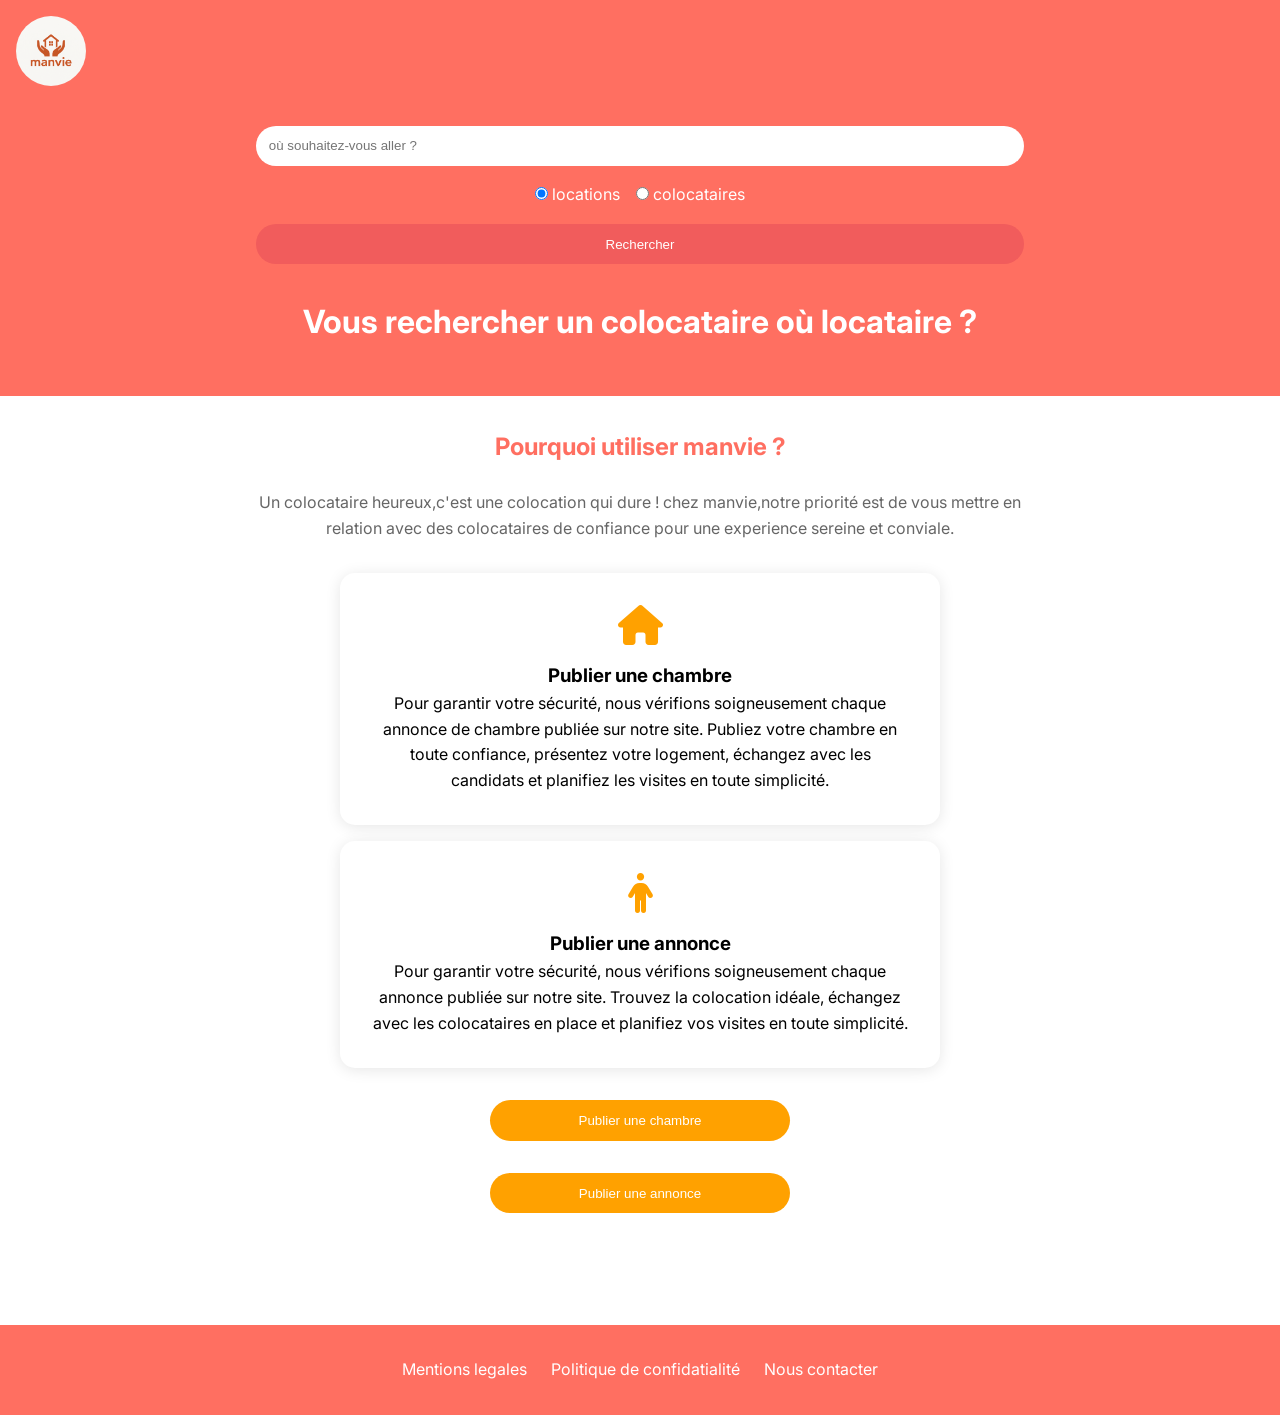
<file: index.html>
<!DOCTYPE html>
<html lang="en">
<head>
  <meta charset="UTF-8">
  <meta name="viewport" content="width=device-width, initial-scale=1.0">
  <link rel="stylesheet" href="Accueil.css">
  <link rel="preconnect" href="https://fonts.googleapis.com">
<link rel="preconnect" href="https://fonts.gstatic.com" crossorigin>
<link href="https://fonts.googleapis.com/css2?family=Inter:ital,opsz,wght@0,14..32,100..900;1,14..32,100..900&display=swap" rel="stylesheet">
<link rel="stylesheet" href="https://cdnjs.cloudflare.com/ajax/libs/font-awesome/6.7.2/css/all.min.css" integrity="sha512-Evv84Mr4kqVGRNSgIGL/F/aIDqQb7xQ2vcrdIwxfjThSH8CSR7PBEakCr51Ck+w+/U6swU2Im1vVX0SVk9ABhg==" crossorigin="anonymous" referrerpolicy="no-referrer" />
  <title>Document</title>
</head>
<body>
  <header>
    <div class="nav-container">
      <div class="imag"><img src="image/ChatGPT Image 3 avr. 2025, 08_25_28.png" alt="logo" > </div>
      <nav class="navv">
       <!-- <a href="image/login.html" >Se connecter</a>
       <a href="image/signup.html">S'inscrire</a> -->
      </nav>
    </div>
    <div class="recherche">
     <form>
          <input type="text" placeholder="où souhaitez-vous aller ?" class="inputsearch" required>
       <div class="radio-group">
         <label > <input type="radio" name="type" value="location" checked > locations
         </label>
         <label> <input type="radio" name="type" value="colocation"> colocataires
         </label>
       </div>
          <button type="submit" class="btnsearch">Rechercher</button>
      </form>
    </div>
    <div class="cta">
    <h1>Vous rechercher un colocataire où locataire ?</h1>
  </div>
    <!-- <button type="submit" class="btnpublier">Publier votre annonce</button> -->
  </header>
  <main>
<h2 class="pq">Pourquoi utiliser manvie ?</h2>
<p class="pun">  Un colocataire heureux,c'est une colocation qui dure ! chez manvie,notre priorité est de vous mettre en relation avec des colocataires de confiance pour une experience sereine et conviale.</p>
<div class="trouvercha">
  <i class="fa-solid fa-house" id="hom"></i>
<h3>Publier une chambre</h3>
<p>Pour garantir votre sécurité, nous vérifions soigneusement chaque annonce de chambre publiée sur notre site.  
  Publiez votre chambre en toute confiance, présentez votre logement, échangez avec les candidats et planifiez les visites en toute simplicité.</p>
</div>
<div class="trouvercol">
<i class="fa-solid fa-person" id="pers"></i>
<h3>Publier une annonce</h3>
<p>
  Pour garantir votre sécurité, nous vérifions soigneusement chaque annonce publiée sur notre site. 
  Trouvez la colocation idéale,
   échangez avec les colocataires en place et planifiez vos visites en toute simplicité.
</p>
</div>
<div class="bouton1" class="btn1">
  <button>Publier une chambre</button>
</div>
<div class="bouton2" class="btn2"> 
  <button>Publier une annonce</button> 
</div>
  </main>
  <footer>
    <nav>
      <a href="#"> Mentions legales</a>
      <a href="#">Politique de confidatialité</a>
      <a href="#">Nous contacter</a>
    </nav>
  </footer>
  <script src="Manvie.js" defer></script>
</body>
</html>
</file>
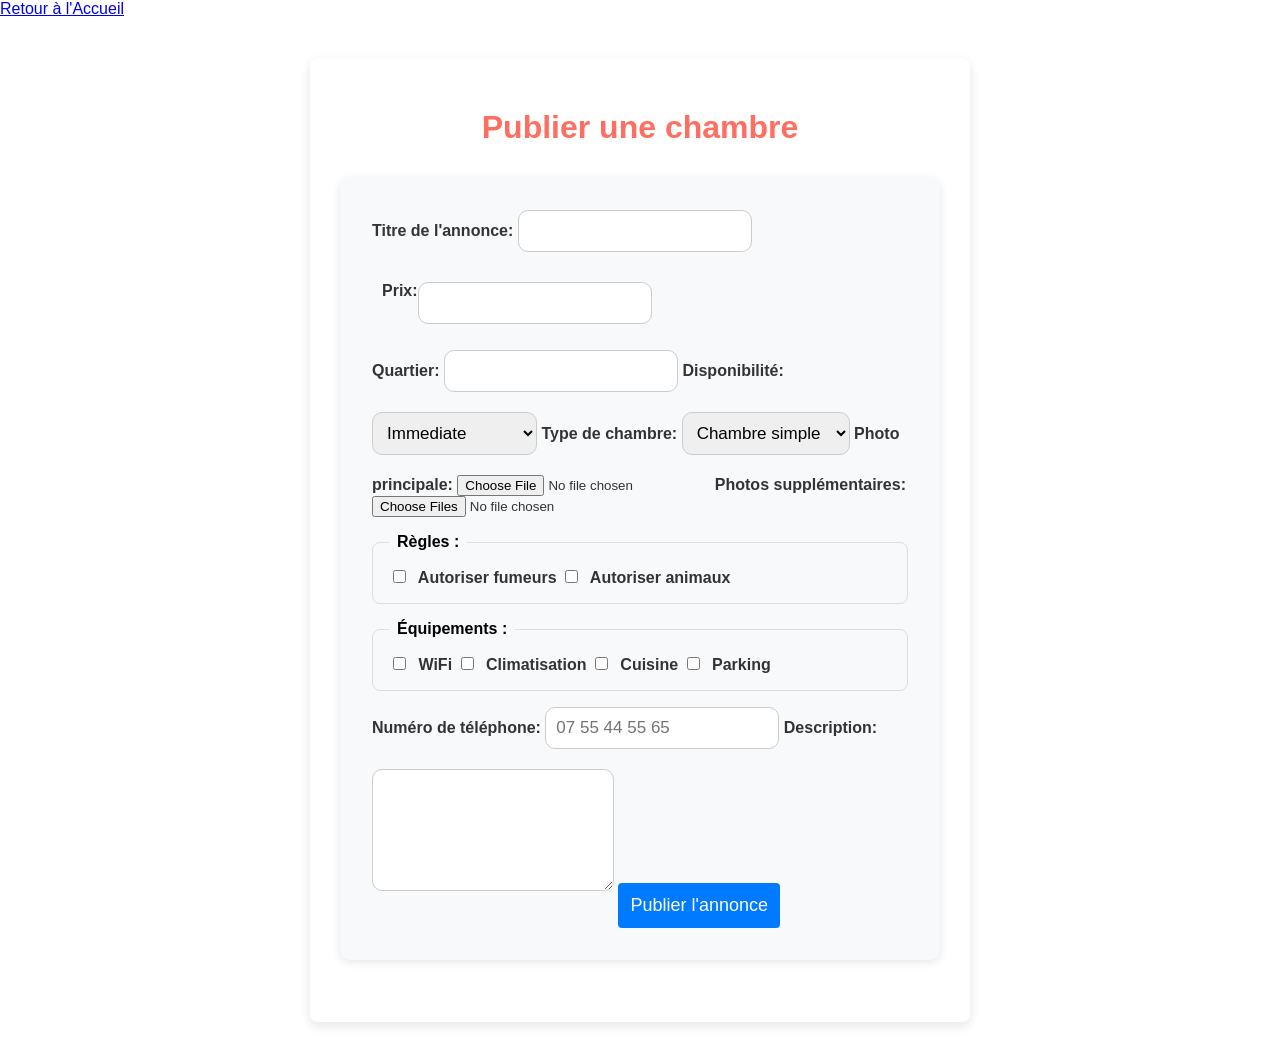
<file: publierchambre.html>
<!DOCTYPE html>
<html lang="fr">
<head>
  <meta charset="UTF-8" />
  <meta name="viewport" content="width=device-width, initial-scale=1.0"/>
  <link rel="stylesheet" href="publierchambre.css"/>
  <title>Publier une chambre</title>
</head>
<body>
  <header class="main-header">
    <div class="nav-container">
      <a href="index.html" class="nav-link">Retour à l'Accueil</a> 
    </div>
  </header>

  <main>
    <h1>Publier une chambre</h1>
    <form id="publicationForm">
      <label>Titre de l'annonce:
        <input type="text" name="titre" required>
      </label>

      
      <label class="pc">Prix:
        <input type="text" name="prix" required>
      </label>

      <label>Quartier:
        <input type="text" name="quartier" required>
      </label>

      <label>Disponibilité:
        <select name="disponibilite">
          <option>Immediate</option>
          <option>Dans 1 semaine</option>
          <option>Dans 1 mois</option>
        </select>
      </label>

      <label>Type de chambre:
        <select name="type_chambre">
          <option>Chambre simple</option>
          <option>Chambre double</option>
          <option>Chambre triple</option>
        </select>
      </label>

      <label>Photo principale:
        <input type="file" name="image" accept="image/*" required>
      </label>

      <label>Photos supplémentaires:
        <input type="file" name="images" accept="image/*" multiple>
      </label>

      <fieldset>
        <legend>Règles :</legend>
        <label><input type="checkbox" name="fumeur"> Autoriser fumeurs</label>
        <label><input type="checkbox" name="animaux"> Autoriser animaux</label>
      </fieldset>

      <fieldset>
        <legend>Équipements :</legend>
        <label><input type="checkbox" name="equipements[]" value="wifi"> WiFi</label>
        <label><input type="checkbox" name="equipements[]" value="climatisation"> Climatisation</label>
        <label><input type="checkbox" name="equipements[]" value="cuisine equipée"> Cuisine</label>
        <label><input type="checkbox" name="equipements[]" value="parking"> Parking</label>
      </fieldset>

      <label>Numéro de téléphone:
        <input type="tel" name="num" placeholder="07 55 44 55 65" maxlength="14" required>
      </label>

      <label>Description:
        <textarea name="description" required></textarea>
      </label>

      <button type="submit">Publier l'annonce</button>
    </form>

    <div id="confirmation" style="display: none;"></div>
  </main>

  <script src="publierchambre.js"></script>
</body>
</html>
</file>
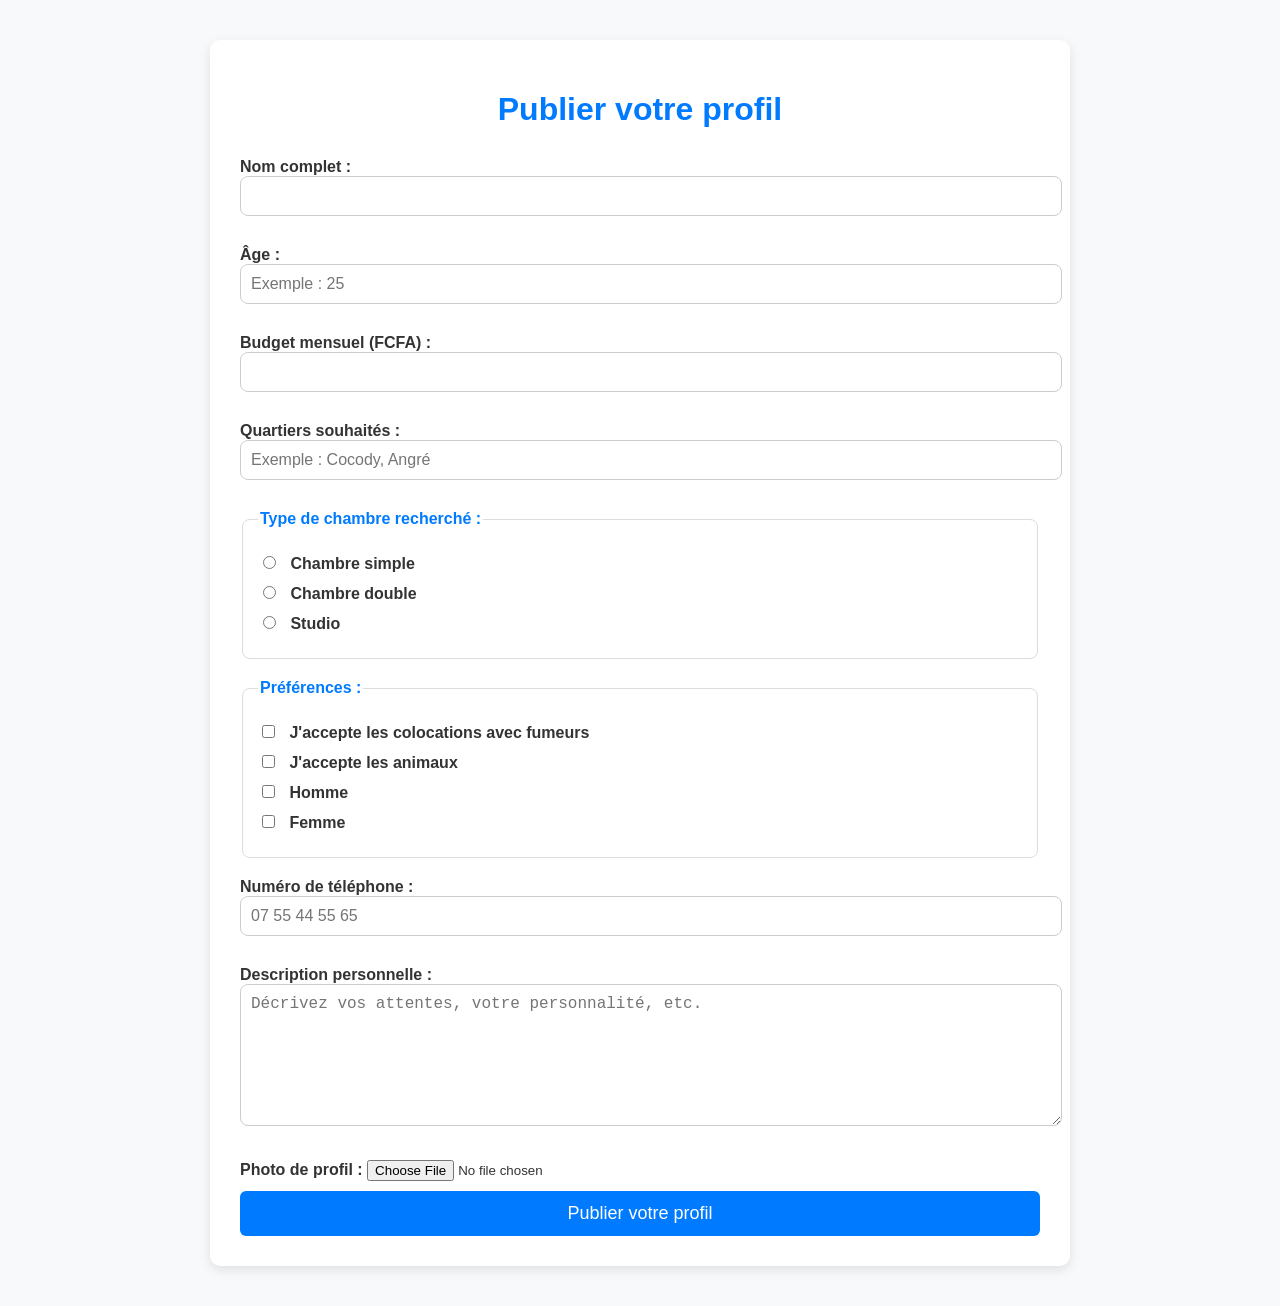
<file: publierprofil.html>
<!DOCTYPE html>
<html lang="fr">
<head>
  <meta charset="UTF-8" />
  <meta name="viewport" content="width=device-width, initial-scale=1.0"/>
  <link rel="stylesheet" href="publierprofil.css"/>
  <title>Publier un profil de recherche</title>
</head>
<body>
  <header class="main-header">
    <div class="nav-container">
    </div>
  </header>

  <main>
    <h1>Publier votre profil</h1>
    <form id="profilForm">
      <label>Nom complet :
        <input type="text" name="nom" required>
      </label>

      <label>Âge :
        <input type="number" name="age" required placeholder="Exemple : 25">
      </label>

      <label>Budget mensuel (FCFA) :
        <input type="number" name="budget" required>
      </label>

      <label>Quartiers souhaités :
        <input type="text" name="quartiers" required placeholder="Exemple : Cocody, Angré">
      </label>

      <fieldset>
        <legend>Type de chambre recherché :</legend>
        <label><input type="radio" name="type_chambre" value="Chambre simple" required> Chambre simple</label>
        <label><input type="radio" name="type_chambre" value="Chambre double"> Chambre double</label>
        <label><input type="radio" name="type_chambre" value="Studio"> Studio</label>
      </fieldset>

      <fieldset>
        <legend>Préférences :</legend>
        <label><input type="checkbox" name="fumeur"> J'accepte les colocations avec fumeurs</label>
        <label><input type="checkbox" name="animaux"> J'accepte les animaux</label>
        <label><input type="checkbox" name="sexe[]" value="Homme"> Homme</label>
        <label><input type="checkbox" name="sexe[]" value="Femme"> Femme</label>
      </fieldset>

      <label>Numéro de téléphone :
        <input type="tel" name="num" placeholder="07 55 44 55 65" maxlength="14" required>
      </label>

      <label>Description personnelle :
        <textarea name="description" required placeholder="Décrivez vos attentes, votre personnalité, etc."></textarea>
      </label>

      <label>Photo de profil :
        <input type="file" name="image" accept="image/*" required>
      </label>

      <button type="submit">Publier votre profil</button>
    </form>

    <div id="confirmation" style="display: none;"></div>
  </main>

  <script src="publierprofil.js"></script>
</body>
</html>
</file>
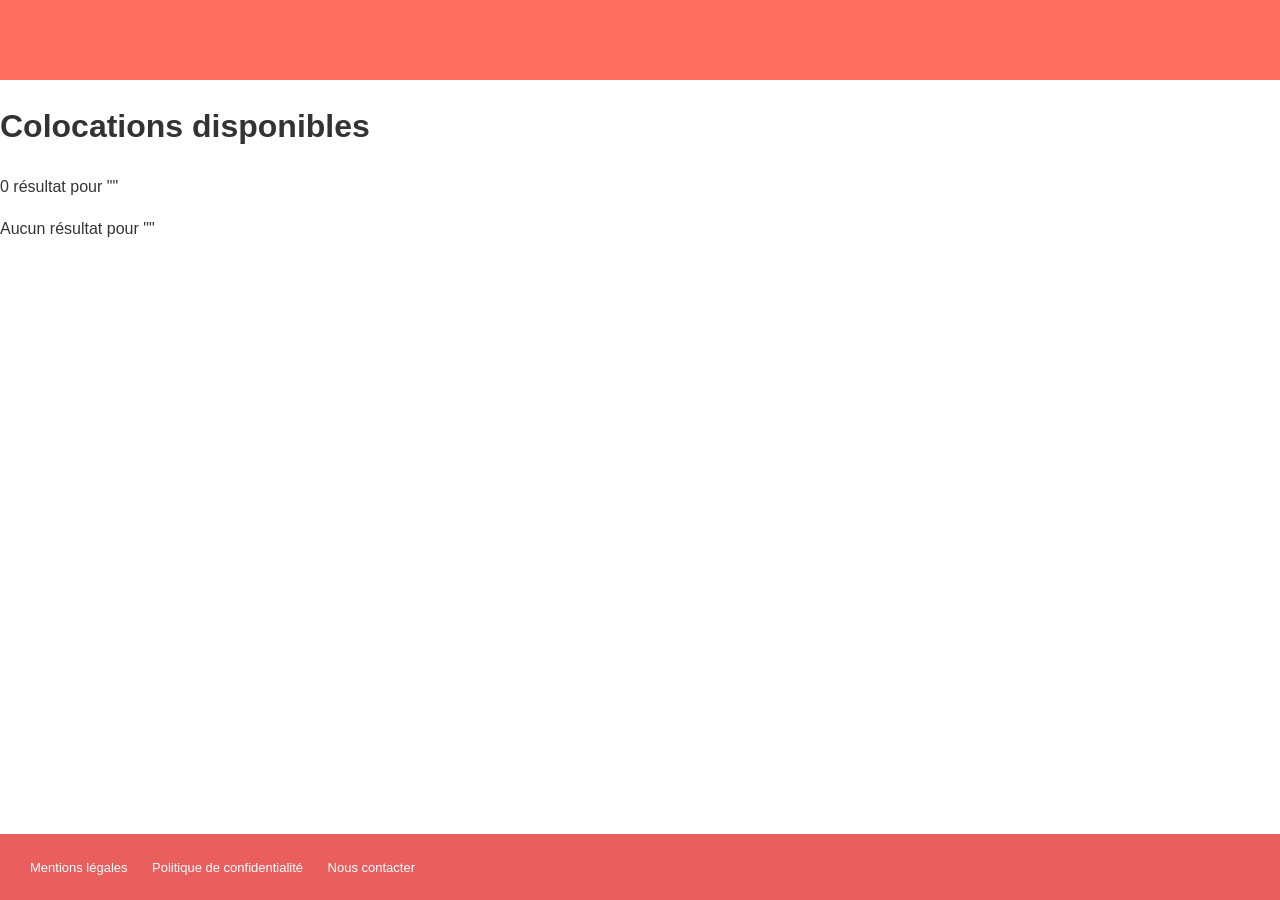
<file: rechcoloc.html>
<!DOCTYPE html>
<html lang="fr">
<head>
  <meta charset="UTF-8">
  <meta name="viewport" content="width=device-width, initial-scale=1.0">
  <meta name="description" content="Trouvez la colocation parfaite à Abidjan - M'badon, M'pouto, Angré et autres quartiers">
  <link rel="stylesheet" href="rechcoloc.css">
  <title>Manvie - Recherche de colocations à Abidjan</title>
</head>
<body>
  <header class="main-header">
    <div class="nav-container">
      <!-- <a href="inscription.html" class="nav-link">S'inscrire</a>
      <a href="connexion.html" class="nav-link">Se connecter</a> -->
    </div>
  </header>
  
  <main class="main-content">
    <h1 class="page-title">Colocations disponibles</h1>
    <div class="search-info">
      <div class="searchtitles"></div>
      <div class="results-count">4 résultats trouvés</div>
    </div>

    <div class="cards-container">
      <article class="card">
        <a href="image/rechcoloca.html?id=1" class="card-link">
          <div class="colocation-card" data-location="m'badon">
            <img src="image/pexels-aravindkali-31452493.jpg" alt="Studio colocation à M'badon - salon lumineux">
            <div class="info">
              <div class="location-price">
                <span class="location">M'badon</span>
                <span class="price">70 000 FCFA/mois</span>
              </div>
              <h2 class="card-title">Studio colocation</h2>
              <p class="description">Bienvenue au quartier de "Riviera Lumière"...</p>
              <div class="details">Disponible | Chambre double</div>
            </div>
          </div>
        </a>
      </article>

      <article class="card">
        <a href="image/rechcoloca.html?id=2" class="card-link">
          <div class="colocation-card" data-location="m'pouto">
            <img src="image/pexels-aravindkali-31452363.jpg" alt="Studio colocation à M'pouto - cuisine moderne">
            <div class="info">
              <div class="location-price">
                <span class="location">M'pouto</span>
                <span class="price">60 000 FCFA/mois</span>
              </div>
              <h2 class="card-title">Studio colocation</h2>
              <p class="description">Bienvenue au quartier "M'pouto"...</p>
              <div class="details">Disponible | Chambre double</div>
            </div>
          </div>
        </a>
      </article>

      <article class="card">
        <a href="image/rechcoloca.html?id=3" class="card-link">
          <div class="colocation-card" data-location="angré">
            <img src="image/pexels-pixabay-164595.jpg" alt="Studio colocation à Angré - chambre spacieuse">
            <div class="info">
              <div class="location-price">
                <span class="location">Angré</span>
                <span class="price">80 000 FCFA/mois</span>
              </div>
              <h2 class="card-title">Studio colocation</h2>
              <p class="description">Bienvenue au quartier "Angré Vert Oasis"...</p>
              <div class="details">Disponible | Chambre simple</div>
            </div>
          </div>
        </a>
      </article>

      <article class="card">
        <a href="image/rechcoloca.html?id=4" class="card-link">
          <div class="colocation-card" data-location="m'pouto">
            <img src="image/pexels-jaelen-kempson-2151267602-31602322.jpg" alt="Studio colocation à M'pouto - vue extérieure">
            <div class="info">
              <div class="location-price">
                <span class="location">M'pouto</span>
                <span class="price">60 000 FCFA/mois</span>
              </div>
              <h2 class="card-title">Studio colocation</h2>
              <p class="description">Bienvenue au quartier "M'pouto"...</p>
              <div class="details">Disponible | Chambre double</div>
            </div>
          </div>
        </a>
      </article>
    </div>
  </main>

  <footer class="main-footer">
    <nav class="footer-nav">
      <a href="mentions-legales.html" class="footer-link">Mentions légales</a>
      <a href="confidentialite.html" class="footer-link">Politique de confidentialité</a>
      <a href="contact.html" class="footer-link">Nous contacter</a>
    </nav>
  </footer>

  <script src="rechcoloc.js"></script>
  <script src="publierchambre.js"></script>
</body>
</html>
</file>
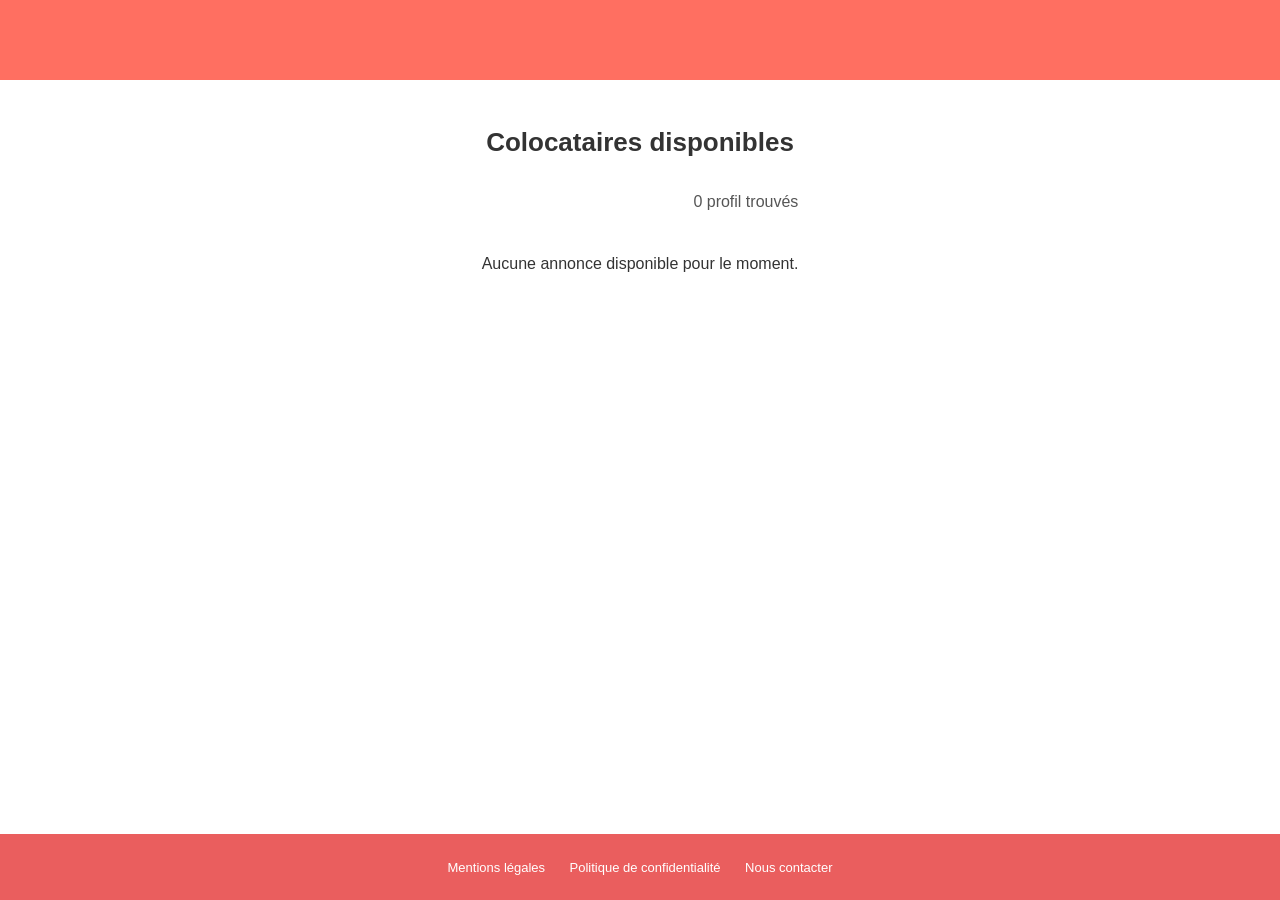
<file: rechcolocataire.html>
<!DOCTYPE html>
<html lang="fr">
<head>
  <meta charset="UTF-8">
  <meta name="viewport" content="width=device-width, initial-scale=1.0">
  <meta name="description" content="Trouvez le colocataire idéal à Abidjan - M'badon, M'pouto, Angré et autres quartiers">
  <link rel="stylesheet" href="rechcolocataire.css">
  <title>Manvie - Recherche de colocataires à Abidjan</title>
</head>
<body>
  <header class="main-header">
    <div class="nav-container">
      <!-- <a href="inscription.html" class="nav-link">S'inscrire</a>
      <a href="connexion.html" class="nav-link">Se connecter</a> -->
    </div>
  </header>
  
  <main class="main-content">
    <h1 class="page-title">Colocataires disponibles</h1>
    <div class="search-info">
      <div class="searchtitles"></div>
      <div class="results-count">4 profils trouvés</div>
    </div>

    <div class="cards-container">
      <article class="card">
        <a href="rechcoloco.html?id=1" class="card-link">
          <div class="colocation-card" data-location="m'badon">
            <img src="image/jean.jpeg" alt="Jean, colocataire à M'badon">
            <div class="info">
              <div class="location-price">
                <span class="location">M'badon</span>
                <span class="price">Budget : 70 000 FCFA</span>
              </div>
              <h2 class="card-title">Jean, 24 ans</h2>
              <p class="description">Étudiant en économie, calme et sociable, cherche une colocation conviviale à M'badon.</p>
              <div class="details">Chambre double souhaitée | Non-fumeur</div>
            </div>
          </div>
        </a>
      </article>

      <article class="card">
        <a href="rechcoloco.html?id=2" class="card-link">
          <div class="colocation-card" data-location="m'pouto">
            <img src="image/natural-saramaya-femme-noirr-afro-coiffure-cheveux-crepus-defrises-3.jpg" alt="Fatou, colocataire à M'pouto">
            <div class="info">
              <div class="location-price">
                <span class="location">M'pouto</span>
                <span class="price">Budget : 60 000 FCFA</span>
              </div>
              <h2 class="card-title">Fatou, 27 ans</h2>
              <p class="description">Professionnelle dans le marketing, recherche une colocation tranquille à M'pouto.</p>
              <div class="details">Chambre double | Animaux acceptés</div>
            </div>
          </div>
        </a>
      </article>

      
      <article class="card">
        <a href="rechcoloco.html?id=3" class="card-link">
          <div class="colocation-card" data-location="angré">
            <img src="image/marc.jpg" alt="Marc, colocataire à Angré">
            <div class="info">
              <div class="location-price">
                <span class="location">Angré</span>
                <span class="price">Budget : 80 000 FCFA</span>
              </div>
              <h2 class="card-title">Marc, 29 ans</h2>
              <p class="description">Travailleur freelance, aime les ambiances calmes et bien rangées. Cherche un logement à Angré.</p>
              <div class="details">Chambre simple | Non-fumeur</div>
            </div>
          </div>
        </a>
      </article>

      <article class="card">
        <a href="rechcoloco.html?id=4" class="card-link">
          <div class="colocation-card" data-location="m'pouto">
            <img src="image/3e130647b92a3fc01f25b422bbc706f8.jpg" alt="Aminata, colocataire à M'pouto">
            <div class="info">
              <div class="location-price">
                <span class="location">M'pouto</span>
                <span class="price">Budget : 60 000 FCFA</span>
              </div>
              <h2 class="card-title">Aminata, 22 ans</h2>
              <p class="description">Étudiante en droit, ouverte et amicale, souhaite partager un logement à proximité des transports.</p>
              <div class="details">Chambre double | Fumeuse</div>
            </div>
          </div>
        </a>
      </article>
    </div>
  </main>

  <footer class="main-footer">
    <nav class="footer-nav">
      <a href="mentions-legales.html" class="footer-link">Mentions légales</a>
      <a href="confidentialite.html" class="footer-link">Politique de confidentialité</a>
      <a href="contact.html" class="footer-link">Nous contacter</a>
    </nav>
  </footer>

  <script src="rechcolocataire.js"></script>
</body>
</html>
</file>
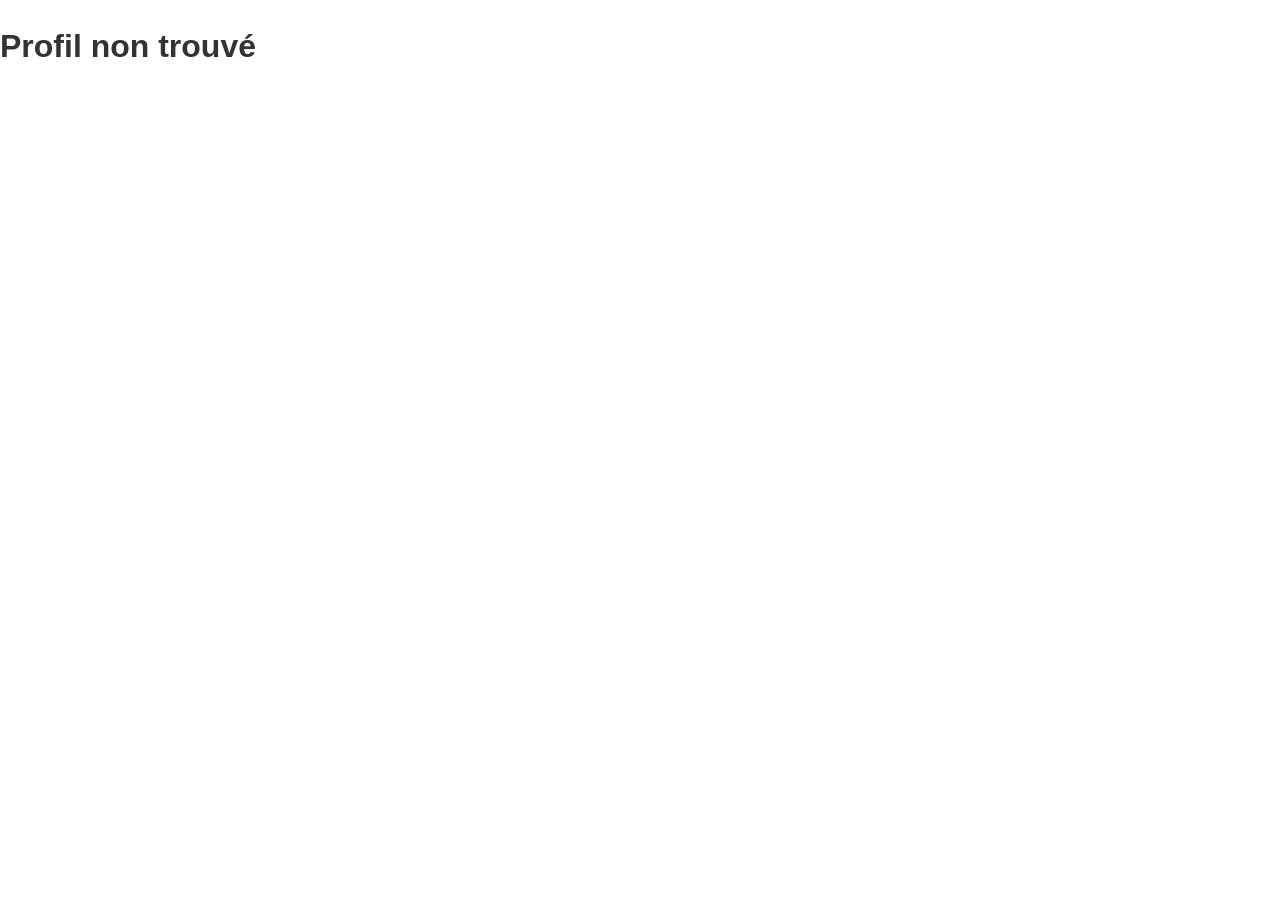
<file: rechcoloco.html>
<!DOCTYPE html>
<html lang="fr">
<head>
  <meta charset="UTF-8">
  <meta name="viewport" content="width=device-width, initial-scale=1.0">
  <link rel="stylesheet" href="rechcoloco.css">
  <title>Profil colocataire</title>
</head>
<body>
  <header>
    <div class="nav-container">
     
    </div>
  </header>

  <main>
    <section class="profil-coloc">
      <h1 data-field="titre"></h1>
    

      <p class="description" data-field="description"></p>

      <section class="detail-coloc">
        <h2>À propos de la location</h2>
        <ul class="detail-list">
          <li><strong>Type :</strong> <span data-field="type_chambre"></span></li>
          <li><strong>Quartier :</strong> <span data-field="quartier"></span></li>
          <li><strong>Disponibilité :</strong> <span data-field="disponibilite"></span></li>
          <li><strong>Prix :</strong> <span><span data-field="prix"></span> <span data-field="devise"></span></span></li>
          <li><strong>Âge :</strong> <span data-field="age"></span> ans</li>
        </ul>
      </section>

      <section class="regles">
        <h2>Préférences du colocataire</h2>
        <ul>
          <li><strong>Fumeur :</strong> <span data-field="fumeur"></span></li>
          <li><strong>Animaux :</strong> <span data-field="animaux"></span></li>
          <li><strong>Occupation :</strong> <span data-field="occupation"></span></li>
          <li><strong>Genre :</strong> <span data-field="genre"></span></li>
        </ul>
      </section>

      <section class="photos">
        <h2>Photos</h2>
        <div class="photo-gallery" data-field="photos"></div>
      </section>
    </section>
  </main>
 
  <li><strong>Téléphone :</strong> <a href="#" data-field="numero" id="phone-link"><span data-field="numero-display"></span></a></span></li>
  <!-- ✅ Lien vers JS séparé -->
  <script src="rechcoloco.js"></script>
</body>
</html>
</file>
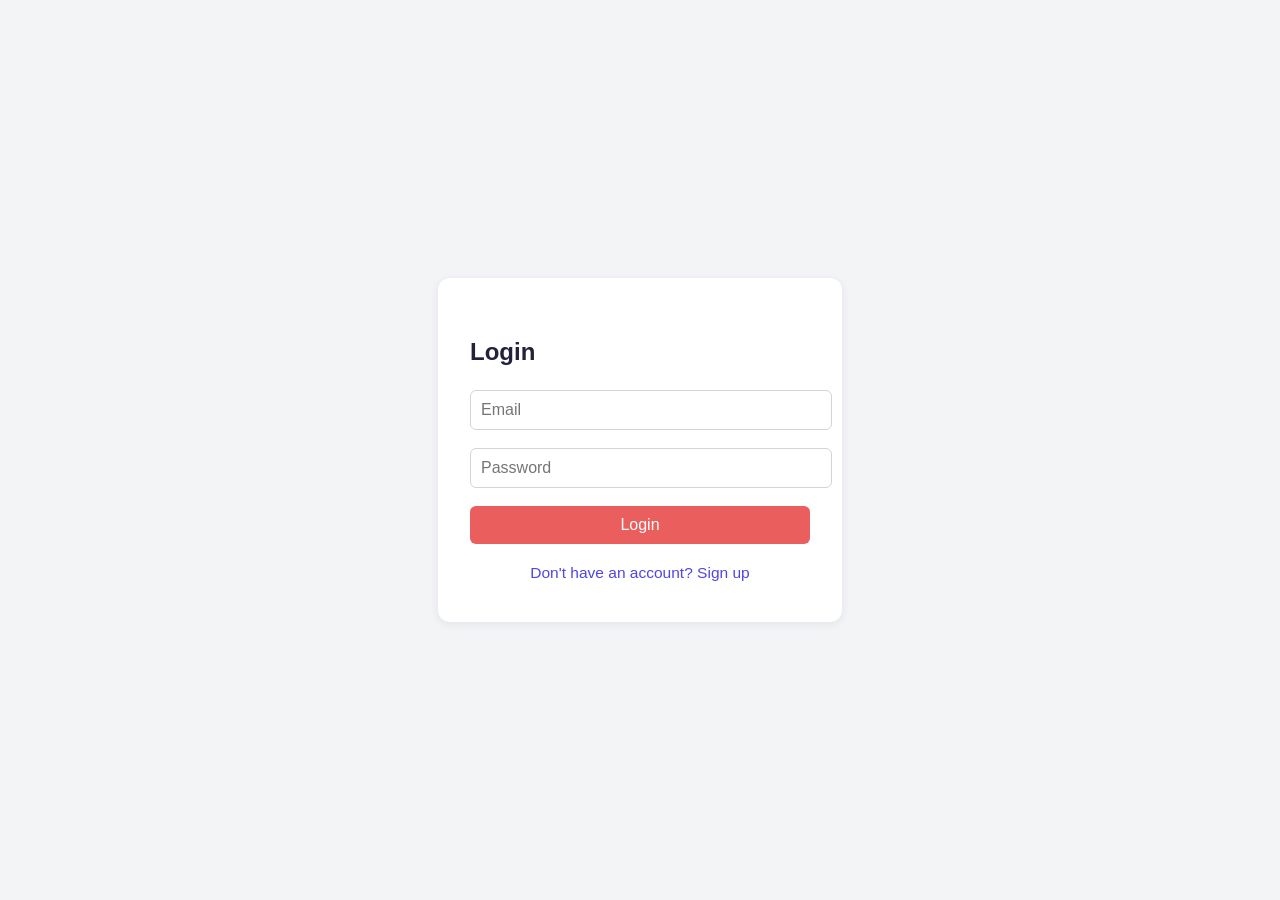
<file: image/login.html>
<!DOCTYPE html>
<html lang="en">
<head>
  <meta charset="UTF-8">
  <meta name="viewport" content="width=device-width, initial-scale=1.0">
  <title>Login</title>
  <style>
    body {
      font-family: Arial, sans-serif;
      background: #f3f4f6;
      display: flex;
      align-items: center;
      justify-content: center;
      height: 100vh;
      margin: 0;
    }
    .container {
      background: #fff;
      padding: 40px 32px;
      border-radius: 12px;
      box-shadow: 0 2px 8px rgba(30,35,90,0.08);
      width: 340px;
    }
    h2 { margin-bottom: 24px; color: #22223b; }
    input {
      width: 100%;
      padding: 10px;
      margin-bottom: 18px;
      border: 1px solid #d1d5db;
      border-radius: 6px;
      font-size: 1rem;
    }
    button {
      width: 100%;
      padding: 10px;
      background: #ea5e5e;
      color: #fff;
      border: none;
      border-radius: 6px;
      font-size: 1rem;
      cursor: pointer;
      margin-bottom: 12px;
      transition: background 0.2s;
    }
    button:hover {
      background: #c53030;
    }
    .link {
      display: block;
      margin-top: 8px;
      color: #4f46e5;
      text-align: center;
      text-decoration: none;
      font-size: 0.97rem;
    }
    .message {
      margin-bottom: 12px;
      text-align: center;
      font-size: 0.97rem;
      display: none;
    }
    .message.error {
      color: #b91c1c;
      display: block;
    }
    .message.success {
      color: #15803d;
      display: block;
    }
  </style>
</head>
<body>
  <div class="container">
    <h2>Login</h2>
    <div class="message" id="message"></div>
    <form id="loginForm">
      <input type="email" id="email" placeholder="Email" required />
      <input type="password" id="password" placeholder="Password" required minlength="6" />
      <button type="submit">Login</button>
    </form>
    <a class="link" href="signup.html">Don't have an account? Sign up</a>
  </div>
  <script>
    // Vérifier si l'utilisateur est déjà connecté
    document.addEventListener('DOMContentLoaded', () => {
      const user = localStorage.getItem('user');
      if (user) {
        // Redirection vers le dashboard
        window.location.href = 'dashboard.html';
      }
    });

    document.getElementById('loginForm').addEventListener('submit', function(event) {
      event.preventDefault();
      const email = document.getElementById('email').value.trim();
      const password = document.getElementById('password').value;
      const messageDiv = document.getElementById('message');

      // Réinitialiser message
      messageDiv.textContent = '';
      messageDiv.className = 'message';

      // Validation basique
      if (!email || !password) {
        messageDiv.textContent = 'Veuillez remplir tous les champs.';
        messageDiv.classList.add('error');
        return;
      }

      // Simuler appel API ou vérifier localStorage des comptes enregistrés
      // Exemple : stockage d'un compte de test
      const storedUsers = JSON.parse(localStorage.getItem('users') || '[]');
      const found = storedUsers.find(u => u.email === email && u.password === password);

      if (found) {
        // Connexion réussie : sauvegarde dans localStorage
        localStorage.setItem('user', JSON.stringify({ email }));
        messageDiv.textContent = 'Connexion réussie ! Redirection...';
        messageDiv.classList.add('success');
        setTimeout(() => {
          window.location.href = 'dashboard.html';
        }, 1500);
      } else {
        messageDiv.textContent = 'Email ou mot de passe invalide.';
        messageDiv.classList.add('error');
      }
    });
  </script>
</body>
</html>
</file>
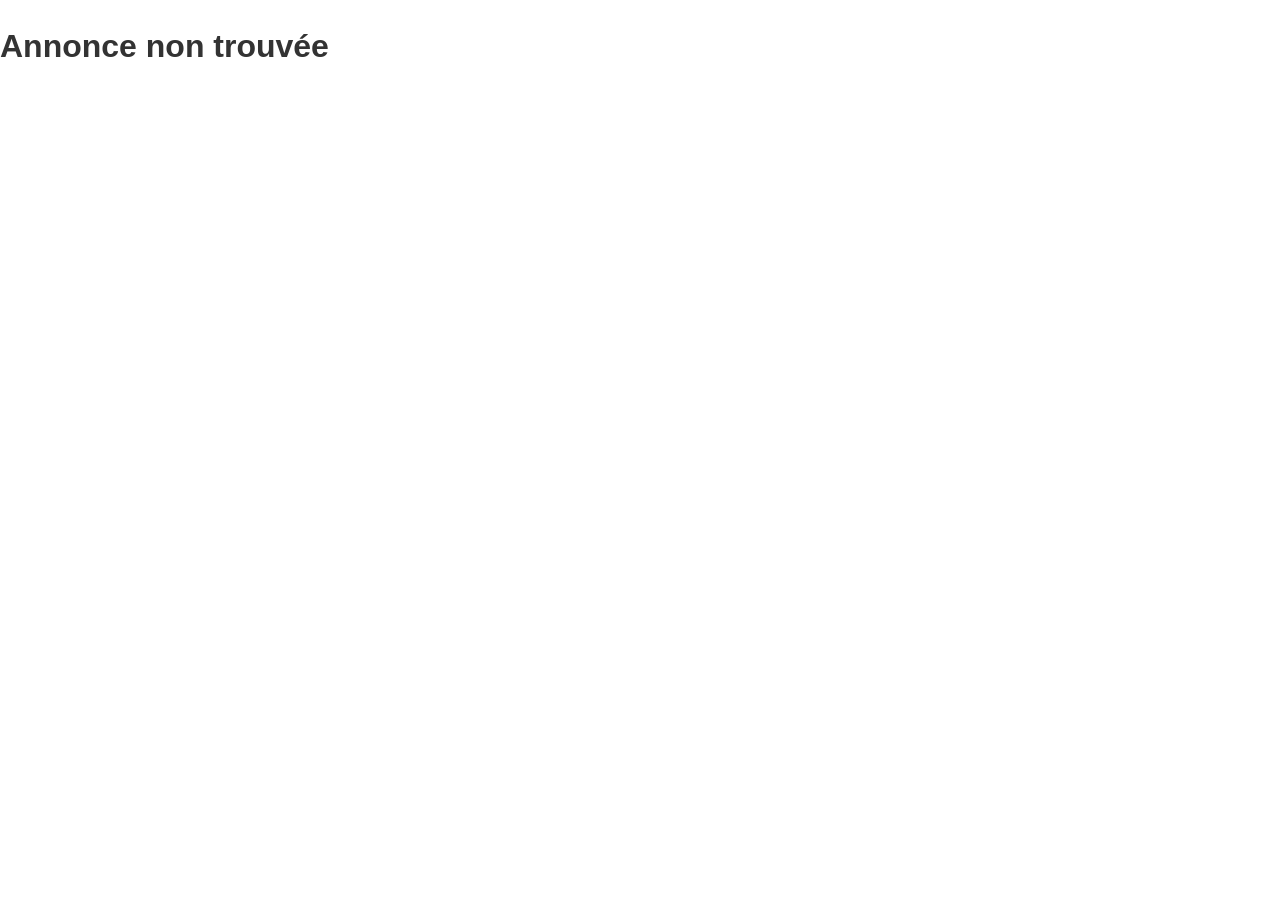
<file: image/rechcoloca.html>
<!DOCTYPE html>
<html lang="fr">
<head>
  <meta charset="UTF-8">
  <meta name="viewport" content="width=device-width, initial-scale=1.0">
  <link rel="stylesheet" href="rechcoloca.css">
  <title>Détails de l'annonce | Manvie</title>
</head>
<body>
  <header class="main-header">
    <nav class="nav-container">
      <a href="rechcoloc.html" class="nav-link">Retour aux annonces</a>
    </nav>
  </header>

  <main class="container">
    <section class="fiche-details">
      <h1 id="annonce-titre"></h1>
      <!-- Galerie d'images -->
      <div class="gallery">
        <div class="main-image-container">
          <img id="main-image" src="" alt="Image principale de l'annonce" class="main-image">
        </div>
        <div class="additional-images"></div>
      </div>

      <!-- Informations principales -->
      <ul class="main-info">
        <li><strong>Quartier : </strong><span data-field="quartier"></span></li>
        <li><strong>Type de chambre : </strong><span data-field="type_chambre"></span></li>
        <li><strong>Disponibilité : </strong><span data-field="disponibilite"></span></li>
        <li><strong>Équipements : </strong><ul data-field="equipements"></ul></li>
      </ul>

      <!-- Règles de colocation -->
      <section class="rules-section">
        <h2>Règles :</h2>
        <ul>
          <li><strong>Fumeur : </strong><span data-field="fumeur"></span></li>
          <li><strong>Animaux : </strong><span data-field="animaux"></span></li>
          <li><strong>Occupation : </strong><span data-field="occupation"></span></li>
          <li><strong>Genre : </strong><span data-field="genre"></span></li>
        </ul>
      </section>

      <!-- Contact et description -->
      <section class="details-section">
        <h2>Description complète :</h2>
        <p><span data-field="description"></span></p>
        <h3>Contact :</h3>
        <p>Téléphone : <a href="#" data-field="numero" id="phone-link"><span data-field="numero-display"></span></a></p>
      </section>
    </section>
  </main>

  <script src="rechcoloca.js"></script>
</body>
</html>
</file>
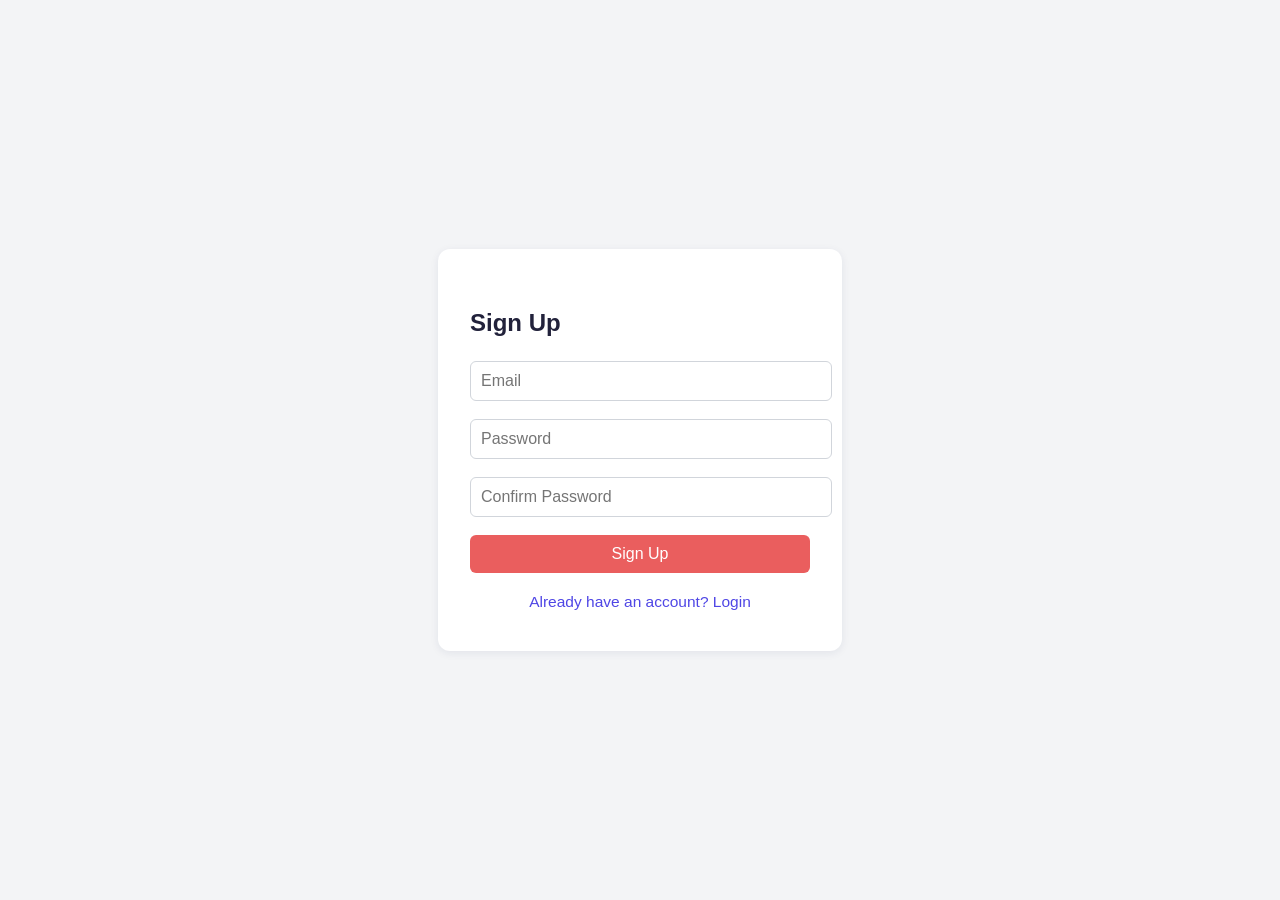
<file: image/signup.html>
<!DOCTYPE html>
<html lang="en">
<head>
  <meta charset="UTF-8">
  <meta name="viewport" content="width=device-width, initial-scale=1.0">
  <title>Sign Up</title>
  <style>
    body {
      font-family: Arial, sans-serif;
      background: #f3f4f6;
      display: flex;
      align-items: center;
      justify-content: center;
      height: 100vh;
      margin: 0;
    }
    .container {
      background: #fff;
      padding: 40px 32px;
      border-radius: 12px;
      box-shadow: 0 2px 8px rgba(30,35,90,0.08);
      width: 340px;
    }
    h2 { margin-bottom: 24px; color: #22223b; }
    input {
      width: 100%;
      padding: 10px;
      margin-bottom: 18px;
      border: 1px solid #d1d5db;
      border-radius: 6px;
      font-size: 1rem;
    }
    button {
      width: 100%;
      padding: 10px;
      background: #ea5e5e;
      color: #fff;
      border: none;
      border-radius: 6px;
      font-size: 1rem;
      cursor: pointer;
      margin-bottom: 12px;
      transition: background 0.2s;
    }
    button:hover {
      background: #c53030;
    }
    .link {
      display: block;
      margin-top: 8px;
      color: #4f46e5;
      text-align: center;
      text-decoration: none;
      font-size: 0.97rem;
    }
    .message {
      margin-bottom: 12px;
      text-align: center;
      font-size: 0.97rem;
      display: none;
    }
    .message.error {
      color: #b91c1c;
      display: block;
    }
    .message.success {
      color: #15803d;
      display: block;
    }
  </style>
</head>
<body>
  <div class="container">
    <h2>Sign Up</h2>
    <div class="message" id="message"></div>
    <form id="signupForm">
      <input type="email" id="email" placeholder="Email" required />
      <input type="password" id="password" placeholder="Password" required minlength="6" />
      <input type="password" id="confirmPassword" placeholder="Confirm Password" required minlength="6" />
      <button type="submit">Sign Up</button>
    </form>
    <a class="link" href="login.html">Already have an account? Login</a>
  </div>
  <script>
    document.getElementById('signupForm').addEventListener('submit', function(event) {
      event.preventDefault();
      const email = document.getElementById('email').value.trim();
      const password = document.getElementById('password').value;
      const confirmPassword = document.getElementById('confirmPassword').value;
      const messageDiv = document.getElementById('message');
      
      // Réinitialiser message
      messageDiv.textContent = '';
      messageDiv.className = 'message';

      // Validation basique
      if (!email || !password || !confirmPassword) {
        messageDiv.textContent = 'Veuillez remplir tous les champs.';
        messageDiv.classList.add('error');
        return;
      }
      if (password !== confirmPassword) {
        messageDiv.textContent = 'Les mots de passe ne correspondent pas.';
        messageDiv.classList.add('error');
        return;
      }

      // Récupérer la liste des utilisateurs existants
      const users = JSON.parse(localStorage.getItem('users') || '[]');
      if (users.find(u => u.email === email)) {
        messageDiv.textContent = 'Cet email est déjà utilisé.';
        messageDiv.classList.add('error');
        return;
      }

      // Ajouter le nouvel utilisateur
      users.push({ email, password });
      localStorage.setItem('users', JSON.stringify(users));

      // Succès
      messageDiv.textContent = 'Inscription réussie ! Redirection vers la connexion...';
      messageDiv.classList.add('success');
      setTimeout(() => {
        window.location.href = 'login.html';
      }, 1500);
    });
  </script>
</body>
</html>
</file>
<file: Accueil.css>
* {
      margin: 0;
      padding: 0;
      box-sizing: border-box;
    }

    body {
      font-family: "Inter", sans-serif;
      font-size: 1rem;
      line-height: 1.6;
    }

    /* Header */
    header {
      background-color: #ff6f61;
      color: white;
      padding: 1rem;
    }

    .nav-container {
      display: flex;
      flex-wrap: wrap;
      justify-content: space-between;
      align-items: center;
      gap: 1rem;
    }

    .imag img {
      width: 70px;
      height: 70px;
      border-radius: 50%;
      background-color: #f4f4f9;
    }

    .navv {
      display: flex;
      gap: 1.5rem;
    }

    .navv a {
      color: white;
      text-decoration: none;
      transition: opacity 0.3s;
    }

    .navv a:hover {
      opacity: 0.8;
    }

    /* Formulaire de recherche */
    .recherche {
      max-width: 800px;
      margin: 2rem auto;
      padding: 0 1rem;
    }

    .recherche form {
      display: flex;
      flex-direction: column;
      gap: 1rem;
    }

    .inputsearch {
      width: 100%;
      padding: 0.8rem;
      border-radius: 25px;
      border: none;
    }

    .radio-group {
      display: flex;
      gap: 1rem;
      justify-content: center;
      flex-wrap: wrap;
    }

    .btnsearch {
      background-color: #f15c5c;
      color: white;
      padding: 0.8rem 2rem;
      border: none;
      border-radius: 25px;
      cursor: pointer;
      transition: background-color 0.3s;
    }

    .btnsearch:hover {
      background-color: #df2100;
    }

    /* CTA */
    .cta {
      text-align: center;
      margin: 2rem 0;
    }

    .btnpublier {
      background-color: #f15c5c;
      color: white;
      padding: 0.8rem 2rem;
      border: none;
      border-radius: 25px;
      cursor: pointer;
      margin: 1rem auto;
      display: block;
      transition: background-color 0.3s;
    }

    .btnpublier:hover {
      background-color: #df2100;
    }

    /* Section principale */
    main {
      padding: 2rem 1rem;
    }

    .pq {
      color: #ff6f61;
      text-align: center;
      margin-bottom: 1.5rem;
    }

    .pun {
      color: #666;
      text-align: center;
      max-width: 800px;
      margin: 0 auto 2rem;
    }

    .trouvercha, .trouvercol {
      background: #fff;
      padding: 2rem;
      border-radius: 15px;
      box-shadow: 0 2px 15px rgba(0,0,0,0.1);
      margin: 1rem auto;
      max-width: 600px;
      text-align: center;
    }

    .trouvercha i, .trouvercol i {
      font-size: 2.5rem;
      color: #ffa100;
      margin-bottom: 1rem;
    }

    .bouton1, .bouton2 {
      text-align: center;
      margin: 2rem 0;
    }

    .bouton1 button, .bouton2 button {
      background-color: #ffa100;
      color: white;
      padding: 0.8rem 2rem;
      border: none;
      border-radius: 25px;
      cursor: pointer;
      transition: background-color 0.3s;
      width: 100%;
      max-width: 300px;
    }

    .bouton1 button:hover, .bouton2 button:hover {
      background-color: #cc8100;
    }

    /* Footer */
    footer {
      background-color: #ff6f61;
      color: white;
      padding: 2rem 1rem;
      margin-top: 3rem;
    }

    footer nav {
      display: flex;
      flex-wrap: wrap;
      justify-content: center;
      gap: 1.5rem;
    }

    footer a {
      color: white;
      text-decoration: none;
      transition: opacity 0.3s;
    }

    footer a:hover {
      opacity: 0.8;
    }

    /* Responsive Design */
    @media (max-width: 768px) {
      .nav-container {
        flex-direction: column;
        text-align: center;
      }

      .navv {
        flex-direction: column;
        gap: 0.5rem;
      }

      .recherche {
        margin: 1rem auto;
      }

      .cta h1 {
        font-size: 1.5rem;
      }

      .trouvercha, .trouvercol {
        padding: 1.5rem;
      }

      .bouton2 button {
        margin-top: 1rem;
      }
    }

    @media (max-width: 480px) {
      .inputsearch {
        font-size: 0.9rem;
      }

      .btnsearch, .btnpublier {
        width: 100%;
      }

      .radio-group {
        flex-direction: column;
      }
    }
</file>
<file: publierchambre.css>
body{
  font-family: 'Segoe UI', Tahoma, Geneva, Verdana, sans-serif;
  background-color: white;
  margin: 0;
  padding: 0;
  display: block;
}
main{
max-width: 600px;
margin: 40px auto;
padding: 30px;
background-color: white;
box-shadow: 0 4px 12px rgba(0, 0, 0, 0.1);
border-radius: 8px;
}
h1{
  text-align: center;
  color: #ff6f61;
  margin-bottom: 30px;
}
label{
  margin-bottom: 6px;
  font-weight: bold;
  color: #333;
}
.pp{
  display: flex;
  margin-bottom: 20px;
}
input[type="text"],
input[type="number"],
input[type="tel"],
select,
textarea{
  padding: 10px;
  margin-bottom: 20px;
  border: 1px solid #ccc;
  border-radius: 10px;
  font-size: 17px;
  transition: border-color 0.3s;
}
input:focus,
textarea:focus,
select:focus{
  border-color: #007BFF;
  outline: none;
}
textarea{
  resize: vertical;
  min-height: 100px;
}
button{
  padding: 12px;
  background-color: #007BFF;
  color: white;
  border: none;
  border-radius: 4px;
  font-size: 18px;
  cursor: pointer;
  transition: background-color 0.3s;
}
button:hover{
  background-color: #0056b3;
}
.prix{
  display: flex;
}
.quartier{
  
}
.devise{
  display: flex;
}
.tc{
  display: flex;
}
.description{
  display: flex;
  width: 100vh;
  height: 100%;
}
.pa{
  display: flex;
  margin-left: 700px;
  margin-top: 50px;
}
input[type="tel"]{
  
}
.prefixe{
  width: 50px;
  margin-right: 10px;


}
.pc{
  display: flex;
  margin-left: 10px;
  margin-top: 10px;
}
/* Style amélioré pour le formulaire */
form {
    max-width: 800px;
    margin: 2rem auto;
    padding: 2rem;
    background: #f8f9fa;
    border-radius: 10px;
    box-shadow: 0 2px 10px rgba(0,0,0,0.1);
  }
  
  fieldset {
    border: 1px solid #ddd;
    border-radius: 8px;
    padding: 1rem;
    margin: 1rem 0;
  }
  
  legend {
    padding: 0 0.5rem;
    font-weight: 600;
    color: var(--primary-color);
  }
  
  input[type="checkbox"] {
    margin-right: 0.5rem;
  }
  
  .prefixe {
    display: inline-block;
    background: #f0f0f0;
    padding: 0.5rem;
    border-radius: 5px 0 0 5px;
    border: 1px solid #ddd;
  }
  .error-message {
    color: #dc3545;
    font-size: 0.875em;
    margin-top: 0.25rem;
    display: none;
  }
  
  input:invalid ~ .error-message {
    display: block;
  }
</file>
<file: publierprofil.css>
/* Styles globaux */
body {
    font-family: 'Segoe UI', Tahoma, Geneva, Verdana, sans-serif;
    background-color: #f8f9fa;
    margin: 0;
    padding: 0;
  }
  
  main {
    max-width: 800px;
    margin: 40px auto;
    padding: 30px;
    background-color: #ffffff;
    box-shadow: 0 4px 12px rgba(0, 0, 0, 0.1);
    border-radius: 10px;
  }
  
  h1 {
    text-align: center;
    color: #007BFF;
    margin-bottom: 30px;
  }
  
  /* Styles pour les labels et champs de formulaire */
  label {
    font-weight: bold;
    color: #333;
    margin-bottom: 10px;
    display: block;
  }
  
  input[type="text"],
  input[type="number"],
  input[type="tel"],
  textarea,
  select {
    width: 100%;
    padding: 10px;
    margin-bottom: 20px;
    border: 1px solid #ccc;
    border-radius: 8px;
    font-size: 16px;
    transition: border-color 0.3s ease;
  }
  
  input:focus,
  textarea:focus,
  select:focus {
    border-color: #007BFF;
    outline: none;
  }
  
  textarea {
    resize: vertical;
    min-height: 120px;
  }
  
  /* Bouton de soumission */
  button {
    width: 100%;
    padding: 12px;
    background-color: #007BFF;
    color: #fff;
    border: none;
    border-radius: 6px;
    font-size: 18px;
    cursor: pointer;
    transition: background-color 0.3s ease;
  }
  
  button:hover {
    background-color: #0056b3;
  }
  
  /* Styles pour les fieldsets */
  fieldset {
    border: 1px solid #ddd;
    border-radius: 8px;
    padding: 15px;
    margin-bottom: 20px;
  }
  
  legend {
    font-weight: bold;
    color: #007BFF;
    margin-bottom: 10px;
  }
  
  /* Checkbox et radio */
  input[type="checkbox"],
  input[type="radio"] {
    margin-right: 10px;
  }
  
  /* Confirmation message */
  #confirmation {
    text-align: center;
    color: #28a745;
    font-weight: bold;
    margin-top: 20px;
  }
  
  /* Nav container */
  .nav-container {
    text-align: center;
    margin-bottom: 20px;
  }
  
  .nav-container a {
    color: #007BFF;
    text-decoration: none;
    font-weight: bold;
    transition: color 0.3s ease;
  }
  
  .nav-container a:hover {
    color: #0056b3;
  }
</file>
<file: rechcoloc.css>
/* ===== VARIABLES ===== */
:root {
  --primary-color: #ff6f61;
  --secondary-color: #f79d1f;
  --text-color: #333; /* Gris foncé comme dans l'original */
  --light-color: #f8f8f8;
  --white: #fff;
  --footer-color: #ea5e5e;
  --border-radius: 10px;
  --transition: all 0.3s ease;
}

/* ===== BASE STYLES ===== */
body {
  font-family: 'Segoe UI', Arial, Helvetica, sans-serif;
  margin: 0;
  background: var(--white);
  color: var(--text-color);
  line-height: 1.6;
  text-decoration: none ; /* Aucun soulignement */
  display : flex;
  flex-direction: column;
  min-height: 100vh; /* Pour le footer en bas de page */
  
}

/* ===== HEADER ===== */
header {
  background-color: var(--primary-color);
  padding: 15px 20px;
  color: var(--white);
  display: flex;
  justify-content: flex-end;
  align-items: center;
  height: 50px;
}

.nav-container {
  display: flex;
  gap: 20px;
  margin-right: 5px;
}

.nav-container a {
  text-decoration: none;
  color: var(--white);
  font-size: 14px;
  font-weight: 500;
  transition: var(--transition);
  margin-top: -30px;
}

.nav-container a:hover {
  opacity: 0.8;
}

/* ===== MAIN CONTENT ===== */
.container {
  padding: 25px;
  max-width: 1200px;
  margin: 0 auto;
}

.search-title {
  font-size: 24px;
  margin-bottom: 20px;
  font-weight: 700;
  color: var(--text-color);
}

/* ===== CARD STYLES ===== */
.colocation-card {
  display: flex;
  background: var(--light-color);
  margin-bottom: 20px;
  padding: 15px;
  border-radius: var(--border-radius);
  transition: var(--transition);
  text-decoration: none;
}

.colocation-card img {
  width: 180px;
  height: 180px;
  border-radius: var(--border-radius);
  margin-right: 20px;
  object-fit: cover;
}

.info {
  flex: 1;
}

.info h3 {
  margin: 10px 0;
  color: var(--secondary-color);
  font-size: 20px;
}

.location {
  font-weight: bold;
  margin-bottom: 5px;
  color: var(--text-color);
}

.price {
  background: var(--secondary-color);
  padding: 5px 15px;
  color: var(--white);
  border-radius: 20px;
  font-weight: bold;
  display: inline-block;
}

.info p {
  margin: 8px 0;
  color: #555; /* Gris moyen pour le texte secondaire */
}

.info div:last-child {
  color: #666; /* Gris pour les détails */
  margin-top: 10px;
}

/* ===== FOOTER ===== */
footer {
  background-color: var(--footer-color);
  color: var(--white);
  padding: 20px;
  text-align: center;
  margin-top: auto;
}

footer a {
  color: var(--white);
  text-decoration: none;
  font-size: 13px;
  margin: 0 10px;
}

footer a:hover {
  text-decoration: underline;
}
.main-content{
  flex: 1 0 auto; /* Permet au contenu principal de prendre l'espace restant */
  width: 100%;
}
.card-link{
  text-decoration: none;
  color: inherit;
}

/* ===== RESPONSIVE DESIGN ===== */
@media (max-width: 768px) {
  .colocation-card {
    flex-direction: column;
  }
  
  .colocation-card img {
    width: 100%;
    margin-right: 0;
    margin-bottom: 15px;
  }
}
h2{
  text-decoration:none !important;
  color:black;
}
.main-footer{
  display: flex;
}
  /* publierchambre.css */
input:invalid, textarea:invalid {
  border-color: #ff4444;
  box-shadow: 0 0 3px #ff444466;
}

input:invalid + .error-message {
  display: block;
  color: #ff4444;
  font-size: 0.8em;
  margin-top: -15px;
  margin-bottom: 10px;
}
/* Animation pour les nouvelles annonces */
@keyframes highlight {
  0% { transform: scale(1); }
  50% { transform: scale(1.02); }
  100% { transform: scale(1); }
}

.card.highlight {
  animation: highlight 1s ease;
  border: 2px solid #ff6f61;
}
.highlight {
  animation: pulse 1.5s infinite;
  border: 2px solid #ff6f61;
}

@keyframes pulse {
  0% { transform: scale(1); }
  50% { transform: scale(1.02); }
  100% { transform: scale(1); }
}
</file>
<file: rechcolocataire.css>
/* ===== VARIABLES ===== */
:root {
    --primary-color: #ff6f61;
    --secondary-color: #f79d1f;
    --text-color: #333;
    --light-color: #f8f8f8;
    --white: #fff;
    --footer-color: #ea5e5e;
    --border-radius: 10px;
    --transition: all 0.3s ease;
  }
  
  /* ===== BASE STYLES ===== */
  body {
    font-family: 'Segoe UI', Arial, Helvetica, sans-serif;
    margin: 0;
    background: var(--white);
    color: var(--text-color);
    line-height: 1.6;
    text-decoration: none;
    display: flex;
    flex-direction: column;
    min-height: 100vh; /* Pour le footer en bas de page */
  }
  
  /* ===== HEADER ===== */
  header {
    background-color: var(--primary-color);
    padding: 15px 20px;
    color: var(--white);
    display: flex;
    justify-content: flex-end;
    align-items: center;
    height: 50px;
  }
  
  .nav-container {
    display: flex;
    gap: 20px;
    margin-right: 10px;
  }
  
  .nav-container a {
    text-decoration: none;
    color: var(--white);
    font-size: 14px;
    font-weight: 500;
    transition: var(--transition);
  }
  
  .nav-container a:hover {
    opacity: 0.8;
  }
  
  /* ===== MAIN CONTENT ===== */
  .main-content {
    padding: 25px;
    max-width: 1200px;
    margin: 0 auto;
  }
  
  .page-title {
    font-size: 26px;
    margin-bottom: 25px;
    font-weight: 700;
    color: var(--text-color);
    text-align: center;
  }
  
  .search-info {
    margin-bottom: 20px;
    display: flex;
    justify-content: space-between;
    flex-wrap: wrap;
    align-items: center;
  }
  
  .results-count {
    font-size: 16px;
    font-weight: 500;
    color: #555;
  }
  
  /* ===== CARD STYLES ===== */
  .cards-container {
    display: flex;
    flex-direction: column;
    gap: 20px;
  }
  
  .card {
    text-decoration: none;
  }
  
  .colocation-card {
    display: flex;
    background: var(--light-color);
    padding: 15px;
    border-radius: var(--border-radius);
    transition: var(--transition);
  }
  
  .colocation-card:hover {
    transform: scale(1.01);
    box-shadow: 0 4px 10px rgba(0,0,0,0.05);
  }
  
  .colocation-card img {
    width: 180px;
    height: 180px;
    border-radius: var(--border-radius);
    margin-right: 20px;
    object-fit: cover;
  }
  
  .info {
    flex: 1;
    display: flex;
    flex-direction: column;
    justify-content: center;
  }
  
  .location-price {
    display: flex;
    justify-content: space-between;
    align-items: center;
    margin-bottom: 10px;
    flex-wrap: wrap;
  }
  
  .location {
    font-weight: bold;
    color: var(--text-color);
    font-size: 15px;
  }
  
  .price {
    background: var(--secondary-color);
    padding: 6px 15px;
    color: var(--white);
    border-radius: 20px;
    font-weight: bold;
    font-size: 14px;
  }
  
  .card-title {
    margin: 8px 0;
    color: var(--secondary-color);
    font-size: 20px;
    font-weight: 600;
  }
  
  .description {
    color: #555;
    font-size: 15px;
  }
  
  .details {
    color: #666;
    font-size: 14px;
    margin-top: 10px;
  }
  
  /* ===== FOOTER ===== */
  footer {
    background-color: var(--footer-color);
    color: var(--white);
    padding: 20px;
    text-align: center;
    flex-shrink: 0;
    margin-top: auto;
  }
  
  footer a {
    color: var(--white);
    text-decoration: none;
    font-size: 13px;
    margin: 0 10px;
  }
  
  footer a:hover {
    text-decoration: underline;
  }

  
  /* ===== RESPONSIVE DESIGN ===== */
  @media (max-width: 768px) {
    .colocation-card {
      flex-direction: column;
      align-items: center;
      text-align: center;
    }
  
    .colocation-card img {
      width: 100%;
      height: auto;
      margin-right: 0;
      margin-bottom: 15px;
    }
  
    .location-price {
      flex-direction: column;
      gap: 8px;
    }
  }
  
  /* ===== H2 FIX ===== */
  h2, .card-title {
    text-decoration: none;
    color: black;
  }
  .card-link {
    text-decoration: none;
    color: inherit;
  }
</file>
<file: rechcoloco.css>
/* ===== VARIABLES ===== */
:root {
    --primary-color: #ff6f61;
    --secondary-color: #f79d1f;
    --text-color: #333;
    --light-color: #f8f8f8;
    --white: #fff;
    --footer-color: #ea5e5e;
    --border-radius: 10px;
    --transition: all 0.3s ease;
  }
  
  /* ===== BASE STYLES ===== */
  body {
    font-family: 'Segoe UI', Arial, Helvetica, sans-serif;
    margin: 0;
    background: var(--white);
    color: var(--text-color);
    line-height: 1.6;
  }
  
  /* ===== HEADER ===== */
  .main-header {
    background-color: var(--primary-color);
    padding: 15px 20px;
    color: var(--white);
    display: flex;
    justify-content: flex-end;
    height: 50px;
  }
  
  /* ===== MAIN CONTENT ===== */
  main {
    max-width: 1200px;
    margin: 0 auto;
    padding: 25px;
  }
  
  .profil-coloc {
    background: var(--white);
    border-radius: var(--border-radius);
    box-shadow: 0 2px 15px rgba(0,0,0,0.1);
    padding: 25px;
  }
  
  .profil-coloc h1 {
    color: var(--primary-color);
    font-size: 28px;
    margin-bottom: 25px;
    border-bottom: 3px solid var(--secondary-color);
    padding-bottom: 10px;
  }
  
  /* À propos de la location */
  .detail-coloc {
    background: var(--light-color);
    padding: 25px;
    border-radius: var(--border-radius);
    margin: 20px 0;
  }
  
  .detail-coloc h2 {
    color: var(--primary-color);
    font-size: 22px;
    margin-bottom: 15px;
  }
  
  .detail-list {
    list-style: none;
    padding: 0;
  }
  
  .detail-list li {
    margin-bottom: 12px;
    padding-left: 25px;
    position: relative;
  }
  
  .detail-list li:before {
    content: "•";
    color: var(--secondary-color);
    position: absolute;
    left: 10px;
    font-size: 20px;
  }
  
  /* Préférences */
  .regles {
    background: var(--light-color);
    padding: 25px;
    border-radius: var(--border-radius);
    margin: 20px 0;
  }
  
  .regles h2 {
    color: var(--primary-color);
    font-size: 22px;
    margin-bottom: 15px;
  }
  
  .regles ul {
    list-style: none;
    padding: 0;
  }
  
  .regles li {
    margin-bottom: 10px;
  }
  
  
  
  /* Galerie photo */
  .photo-gallery {
    display: grid;
    grid-template-columns: repeat(auto-fit, minmax(250px, 1fr));
    gap: 15px;
    margin-top: 20px;
  }
  
  .photo-gallery img {
    width: 100%;
    height: 200px;
    object-fit: cover;
    border-radius: var(--border-radius);
    box-shadow: 0 2px 8px rgba(0,0,0,0.1);
    transition: var(--transition);
  }
  
  .photo-gallery img:hover {
    transform: translateY(-5px);
  }
  #phone-link{
    text-decoration: none;
    color: var(--text-color);
    font-weight: bold;
    background: var(--secondary-color);
    padding: 10px 15px;
    border-radius: var(--border-radius);
    transition: var(--transition);
  }
  #num{
text-decoration: none;
  }
  
  /* Responsive */
  @media (max-width: 768px) {
    main {
      padding: 15px;
    }
  
    .profil-coloc {
      padding: 15px;
    }
  
    .photo-gallery {
      grid-template-columns: 1fr;
    }
  }
  
  @media (max-width: 480px) {
    .detail-list li {
      font-size: 14px;
    }
  
    .photo-gallery img {
      height: 150px;
    }
  }
</file>
<file: image/rechcoloca.css>
/* ===== VARIABLES ===== */
:root {
  --primary-color: #ff6f61;
  --secondary-color: #f79d1f;
  --text-color: #333;
  --light-color: #f8f8f8;
  --white: #fff;
  --footer-color: #ea5e5e;
  --border-radius: 10px;
  --transition: all 0.3s ease;
}

/* ===== BASE STYLES ===== */
body {
  font-family: 'Segoe UI', Arial, Helvetica, sans-serif;
  margin: 0;
  background: var(--white);
  color: var(--text-color);
  line-height: 1.6;
}

/* ===== HEADER ===== */
.main-header {
  background-color: var(--primary-color);
  padding: 15px 20px;
  color: var(--white);
  display: flex;
  justify-content: flex-end;
  align-items: center;
  height: 50px;
  position: sticky;
  top: 0;
  z-index: 100;
}

.nav-container {
  display: flex;
  gap: 20px;
  margin-right: 10px;
}

.nav-link {
  text-decoration: none;
  color: var(--white);
  font-size: 14px;
  font-weight: 500;
  transition: var(--transition);
}

.nav-link:hover {
  opacity: 0.8;
  transform: translateY(-2px);
}

/* ===== MAIN CONTENT ===== */
.container {
  padding: 25px;
  max-width: 1200px;
  margin: 0 auto;
}

.fiche-details {
  background: var(--white);
  border-radius: var(--border-radius);
  box-shadow: 0 2px 15px rgba(0,0,0,0.1);
  padding: 25px;
  margin-top: 20px;
}

.fiche-title {
  color: var(--primary-color);
  margin-bottom: 25px;
  font-size: 28px;
  position: relative;
  padding-bottom: 10px;
}

.fiche-title::after {
  content: '';
  position: absolute;
  bottom: 0;
  left: 0;
  width: 80px;
  height: 3px;
  background: var(--secondary-color);
}

.fiche-title small {
  font-size: 0.7em;
  color: var(--text-color);
  display: block;
  margin-top: 5px;
}

/* ===== GALLERY STYLES ===== */
.gallery {
  margin-bottom: 40px;
  position: relative;
}

.main-image-container {
  width: 100%;
  height: 450px;
  overflow: hidden;
  border-radius: var(--border-radius);
  margin-bottom: 15px;
  box-shadow: 0 4px 12px rgba(0,0,0,0.1);
  position: relative;
}

.main-image {
  width: 100%;
  height: 100%;
  object-fit: cover;
  transition: transform 0.5s ease;
}

.main-image:hover {
  transform: scale(1.02);
}

.gallery-controls {
  display: flex;
  justify-content: center;
  align-items: center;
  gap: 20px;
  margin-bottom: 20px;
}

.nav-btn {
  background: var(--primary-color);
  color: var(--white);
  border: none;
  width: 45px;
  height: 45px;
  border-radius: 50%;
  cursor: pointer;
  font-size: 20px;
  transition: var(--transition);
  display: flex;
  align-items: center;
  justify-content: center;
  box-shadow: 0 2px 5px rgba(0,0,0,0.2);
}

.nav-btn:hover {
  background: var(--secondary-color);
  transform: scale(1.1);
}

.image-counter {
  background: rgba(0,0,0,0.7);
  color: var(--white);
  padding: 5px 15px;
  border-radius: 20px;
  font-size: 14px;
  font-weight: 500;
}

.thumbnails {
  display: flex;
  gap: 12px;
  overflow-x: auto;
  padding: 10px 5px;
  scrollbar-width: thin;
  scrollbar-color: var(--primary-color) var(--light-color);
}

.thumbnails::-webkit-scrollbar {
  height: 6px;
}

.thumbnails::-webkit-scrollbar-thumb {
  background: var(--primary-color);
  border-radius: 3px;
}

.thumbnail {
  width: 100px;
  height: 75px;
  object-fit: cover;
  border-radius: 5px;
  cursor: pointer;
  opacity: 0.7;
  transition: var(--transition);
  border: 2px solid transparent;
  flex-shrink: 0;
}

.thumbnail.active, 
.thumbnail:hover {
  opacity: 1;
  border-color: var(--primary-color);
  transform: translateY(-3px);
  box-shadow: 0 3px 8px rgba(0,0,0,0.2);
}

/* ===== DETAILS SECTIONS ===== */
.details-grid {
  display: grid;
  grid-template-columns: repeat(auto-fit, minmax(300px, 1fr));
  gap: 30px;
  margin-bottom: 40px;
}

.detail-section {
  background: var(--light-color);
  padding: 25px;
  border-radius: var(--border-radius);
  box-shadow: 0 2px 8px rgba(0,0,0,0.05);
  transition: var(--transition);
}

.detail-section:hover {
  transform: translateY(-5px);
  box-shadow: 0 5px 15px rgba(0,0,0,0.1);
}

.detail-section h2 {
  color: var(--primary-color);
  margin-bottom: 20px;
  font-size: 22px;
  position: relative;
  padding-bottom: 8px;
}

.detail-section h2::after {
  content: '';
  position: absolute;
  bottom: 0;
  left: 0;
  width: 50px;
  height: 2px;
  background: var(--secondary-color);
}

.detail-list {
  list-style: none;
  padding: 0;
}

.detail-list li {
  margin-bottom: 12px;
  padding-left: 25px;
  position: relative;
  line-height: 1.5;
}

.detail-list li:before {
  content: "•";
  color: var(--secondary-color);
  position: absolute;
  left: 10px;
  font-size: 20px;
  line-height: 1;
}

.detail-list strong {
  color: var(--text-color);
  font-weight: 600;
}

/* ===== FULL DESCRIPTION ===== */
.full-description {
  background: var(--light-color);
  padding: 25px;
  border-radius: var(--border-radius);
  margin-bottom: 30px;
  box-shadow: 0 2px 8px rgba(0,0,0,0.05);
}

.full-description h2 {
  color: var(--primary-color);
  margin-bottom: 20px;
  font-size: 22px;
}

.feature-list {
  list-style: none;
  padding: 0;
  margin: 20px 0;
}

.feature-list li {
  margin-bottom: 10px;
  padding-left: 30px;
  position: relative;
}

.feature-list li:before {
  content: "✓";
  color: var(--secondary-color);
  position: absolute;
  left: 10px;
  font-weight: bold;
}

.contact-info {
  margin-top: 25px;
  padding-top: 20px;
  border-top: 1px solid rgba(0,0,0,0.1);
}

.contact-btn {
  display: inline-flex;
  align-items: center;
  gap: 8px;
  background: var(--secondary-color);
  color: var(--white);
  padding: 12px 25px;
  border-radius: var(--border-radius);
  text-decoration: none;
  font-weight: 600;
  margin-top: 15px;
  transition: var(--transition);
  box-shadow: 0 2px 5px rgba(0,0,0,0.1);
}

.contact-btn:hover {
  background: var(--primary-color);
  transform: translateY(-2px);
  box-shadow: 0 4px 8px rgba(0,0,0,0.2);
}

/* ===== FOOTER ===== */
footer {
  background-color: var(--footer-color);
  color: var(--white);
  padding: 25px;
  text-align: center;
  margin-top: 50px;
}

footer a {
  color: var(--white);
  text-decoration: none;
  font-size: 14px;
  margin: 0 15px;
  transition: var(--transition);
  position: relative;
}

footer a:hover {
  opacity: 0.9;
}

footer a::after {
  content: '•';
  position: absolute;
  right: -18px;
  top: 50%;
  transform: translateY(-50%);
  opacity: 0.6;
}

footer a:last-child::after {
  display: none;
}
#phone-link{
  text-decoration: none;
  color: #ea5e5e;
  font-weight: bold;
  background: #f79d1f;
  padding: 10px 15px;
  border-radius: 10px;
  transition: all 0.3s ease;
}

/* ===== RESPONSIVE DESIGN ===== */
@media (max-width: 768px) {
  .main-image-container {
    height: 350px;
  }
  
  .details-grid {
    grid-template-columns: 1fr;
    gap: 20px;
  }
  
  .thumbnail {
    width: 80px;
    height: 60px;
  }

  .fiche-title {
    font-size: 24px;
  }

  .nav-btn {
    width: 40px;
    height: 40px;
    font-size: 18px;
  }

  .contact-btn {
    padding: 10px 20px;
  }
}

@media (max-width: 480px) {
  .main-image-container {
    height: 250px;
  }

  .thumbnail {
    width: 70px;
    height: 50px;
  }

  .fiche-details {
    padding: 15px;
  }

  .detail-section, 
  .full-description {
    padding: 20px;
  }

  footer a {
    display: block;
    margin: 10px 0;
  }

  footer a::after {
    display: none;
  }
}
</file>
